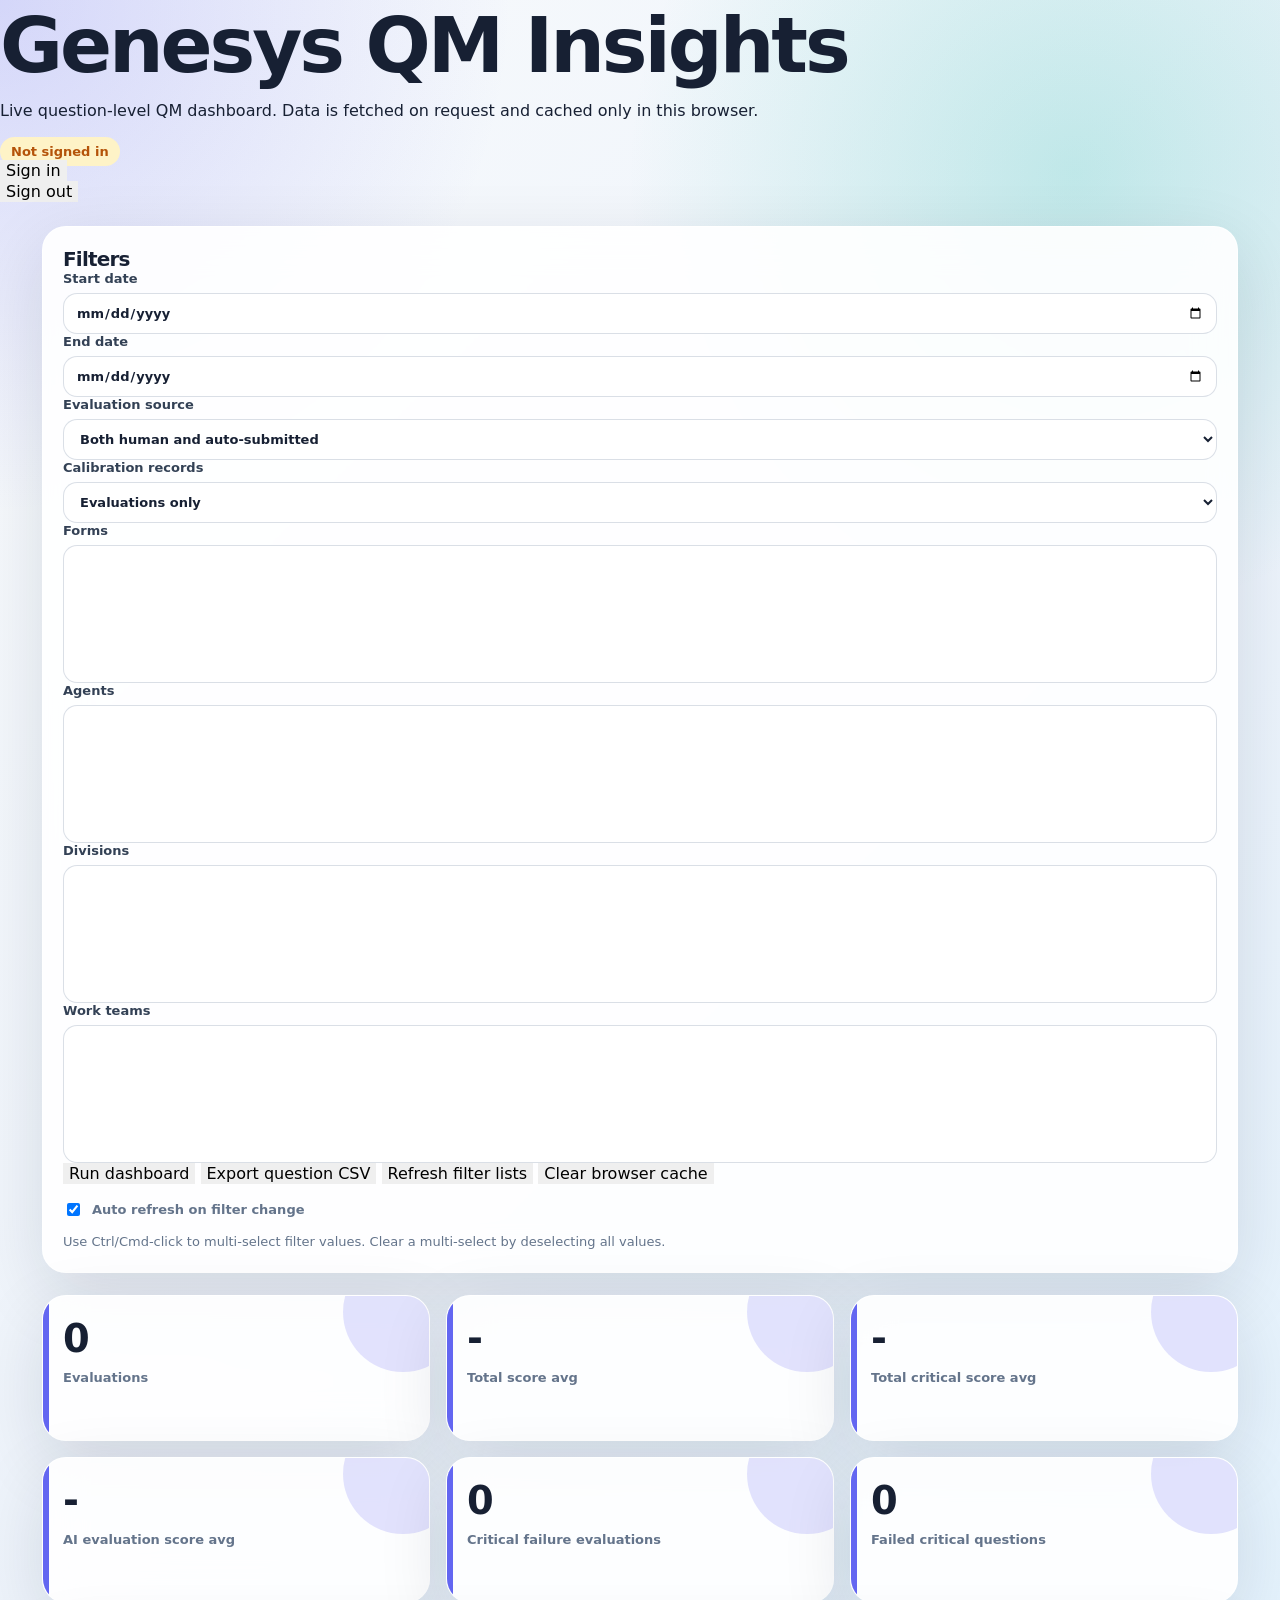
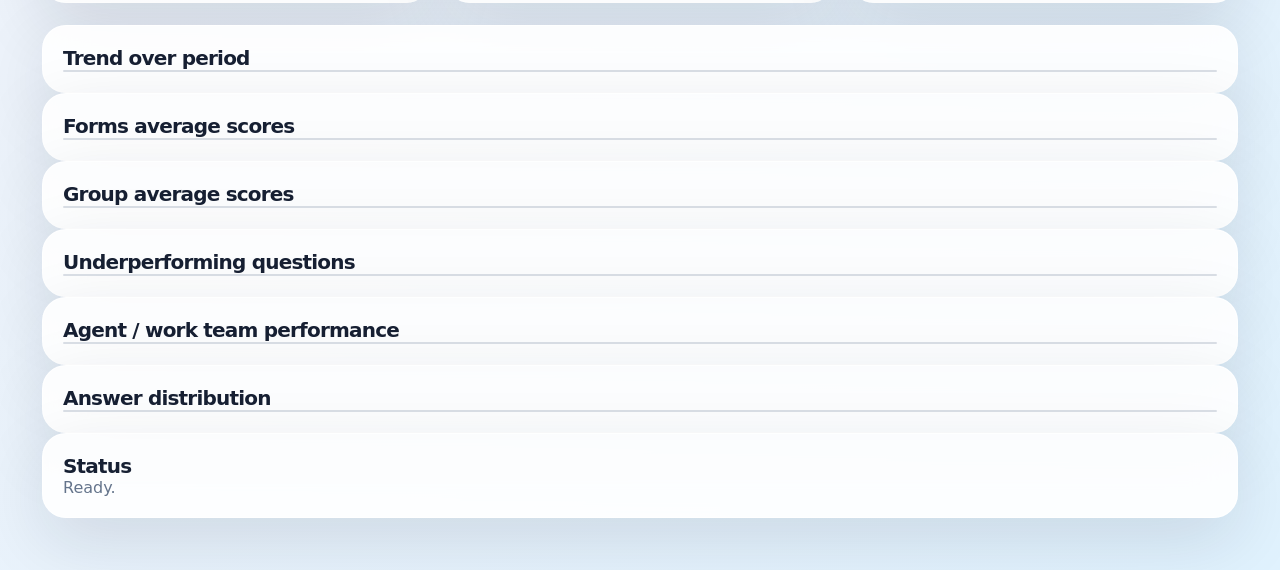
<file: index.enhanced.html>
<!doctype html>
<html lang="en">
<head>
  <meta charset="utf-8" />
  <meta name="viewport" content="width=device-width, initial-scale=1" />
  <title>Genesys QM Insights</title>
  <link rel="stylesheet" href="./styles.css" />
</head>
<body>
  <header>
    <div>
      <h1>Genesys QM Insights</h1>
      <p>Live question-level QM dashboard. Data is fetched on request and cached only in this browser.</p>
    </div>
    <div class="auth-actions">
      <span id="authStatus" class="pill warn">Not signed in</span>
      <div class="signin-wrap">
        <button id="loginBtn">Sign in</button>
        <div id="regionPopover" class="popover hidden">
          <label>Genesys Cloud region
            <select id="loginRegion">
              <option value="mypurecloud.com">US East (mypurecloud.com)</option>
              <option value="usw2.pure.cloud">US West (usw2.pure.cloud)</option>
              <option value="cac1.pure.cloud">Canada (cac1.pure.cloud)</option>
              <option value="mypurecloud.ie">EU Ireland (mypurecloud.ie)</option>
              <option value="mypurecloud.de">EU Frankfurt (mypurecloud.de)</option>
              <option value="euw2.pure.cloud">EU London (euw2.pure.cloud)</option>
              <option value="aps1.pure.cloud">Asia Pacific Mumbai (aps1.pure.cloud)</option>
              <option value="mypurecloud.com.au">Asia Pacific Sydney (mypurecloud.com.au)</option>
              <option value="apne2.pure.cloud">Asia Pacific Seoul (apne2.pure.cloud)</option>
              <option value="mypurecloud.jp">Asia Pacific Tokyo (mypurecloud.jp)</option>
              <option value="sae1.pure.cloud">South America Sao Paulo (sae1.pure.cloud)</option>
            </select>
          </label>
          <button id="continueLoginBtn">Continue</button>
          <p class="note">The selected region determines the OAuth client and API host.</p>
        </div>
      </div>
      <button id="logoutBtn" class="secondary">Sign out</button>
    </div>
  </header>

  <main>
    <section class="card">
      <h2>Filters</h2>
      <div class="grid">
        <label>Start date
          <input id="startDate" type="date" />
        </label>
        <label>End date
          <input id="endDate" type="date" />
        </label>
        <label>Evaluation source
          <select id="sourceFilter">
            <option value="both">Both human and auto-submitted</option>
            <option value="human">Human only</option>
            <option value="auto">Auto-submitted only</option>
          </select>
        </label>
        <label>Calibration records
          <select id="recordFilter">
            <option value="evaluation">Evaluations only</option>
            <option value="calibration">Calibrations only</option>
            <option value="both">Evaluations and calibrations</option>
          </select>
        </label>
        <label>Forms
          <select id="formFilter" multiple size="5"></select>
        </label>
        <label>Agents
          <select id="agentFilter" multiple size="5"></select>
        </label>
        <label>Divisions
          <select id="divisionFilter" multiple size="5"></select>
        </label>
        <label>Work teams
          <select id="teamFilter" multiple size="5"></select>
        </label>
      </div>
      <div class="row actions">
        <button id="runBtn">Run dashboard</button>
        <button id="exportBtn" class="secondary">Export question CSV</button>
        <button id="refreshMetadataBtn" class="secondary">Refresh filter lists</button>
        <button id="clearCacheBtn" class="secondary">Clear browser cache</button>
        <label class="inline-check"><input id="autoRefresh" type="checkbox" checked /> Auto refresh on filter change</label>
      </div>
      <p class="note">Use Ctrl/Cmd-click to multi-select filter values. Clear a multi-select by deselecting all values.</p>
    </section>

    <section class="metrics metrics-6">
      <div class="metric"><span id="metricEvals">0</span><label>Evaluations</label></div>
      <div class="metric"><span id="metricAvg">-</span><label>Total score avg</label></div>
      <div class="metric"><span id="metricCriticalAvg">-</span><label>Total critical score avg</label></div>
      <div class="metric"><span id="metricAiAvg">-</span><label>AI evaluation score avg</label></div>
      <div class="metric"><span id="metricCritical">0</span><label>Critical failure evaluations</label></div>
      <div class="metric"><span id="metricQuestionFailures">0</span><label>Failed critical questions</label></div>
    </section>

    <section class="card">
      <h2>Trend over period</h2>
      <div id="trendTable" class="table-wrap"></div>
    </section>

    <section class="card">
      <h2>Forms average scores</h2>
      <div id="formSummary" class="table-wrap"></div>
    </section>

    <section class="card">
      <h2>Group average scores</h2>
      <div id="groupSummary" class="table-wrap"></div>
    </section>

    <section class="card">
      <h2>Underperforming questions</h2>
      <div id="questionSummary" class="table-wrap"></div>
    </section>

    <section class="card">
      <h2>Agent / work team performance</h2>
      <div id="agentTeamSummary" class="table-wrap"></div>
    </section>

    <section class="card">
      <h2>Answer distribution</h2>
      <div id="answerSummary" class="table-wrap"></div>
    </section>

    <section class="card">
      <h2>Status</h2>
      <div id="status" class="status">Ready.</div>
    </section>
  </main>

  <script src="./app.js"></script>
</body>
</html>
</file>
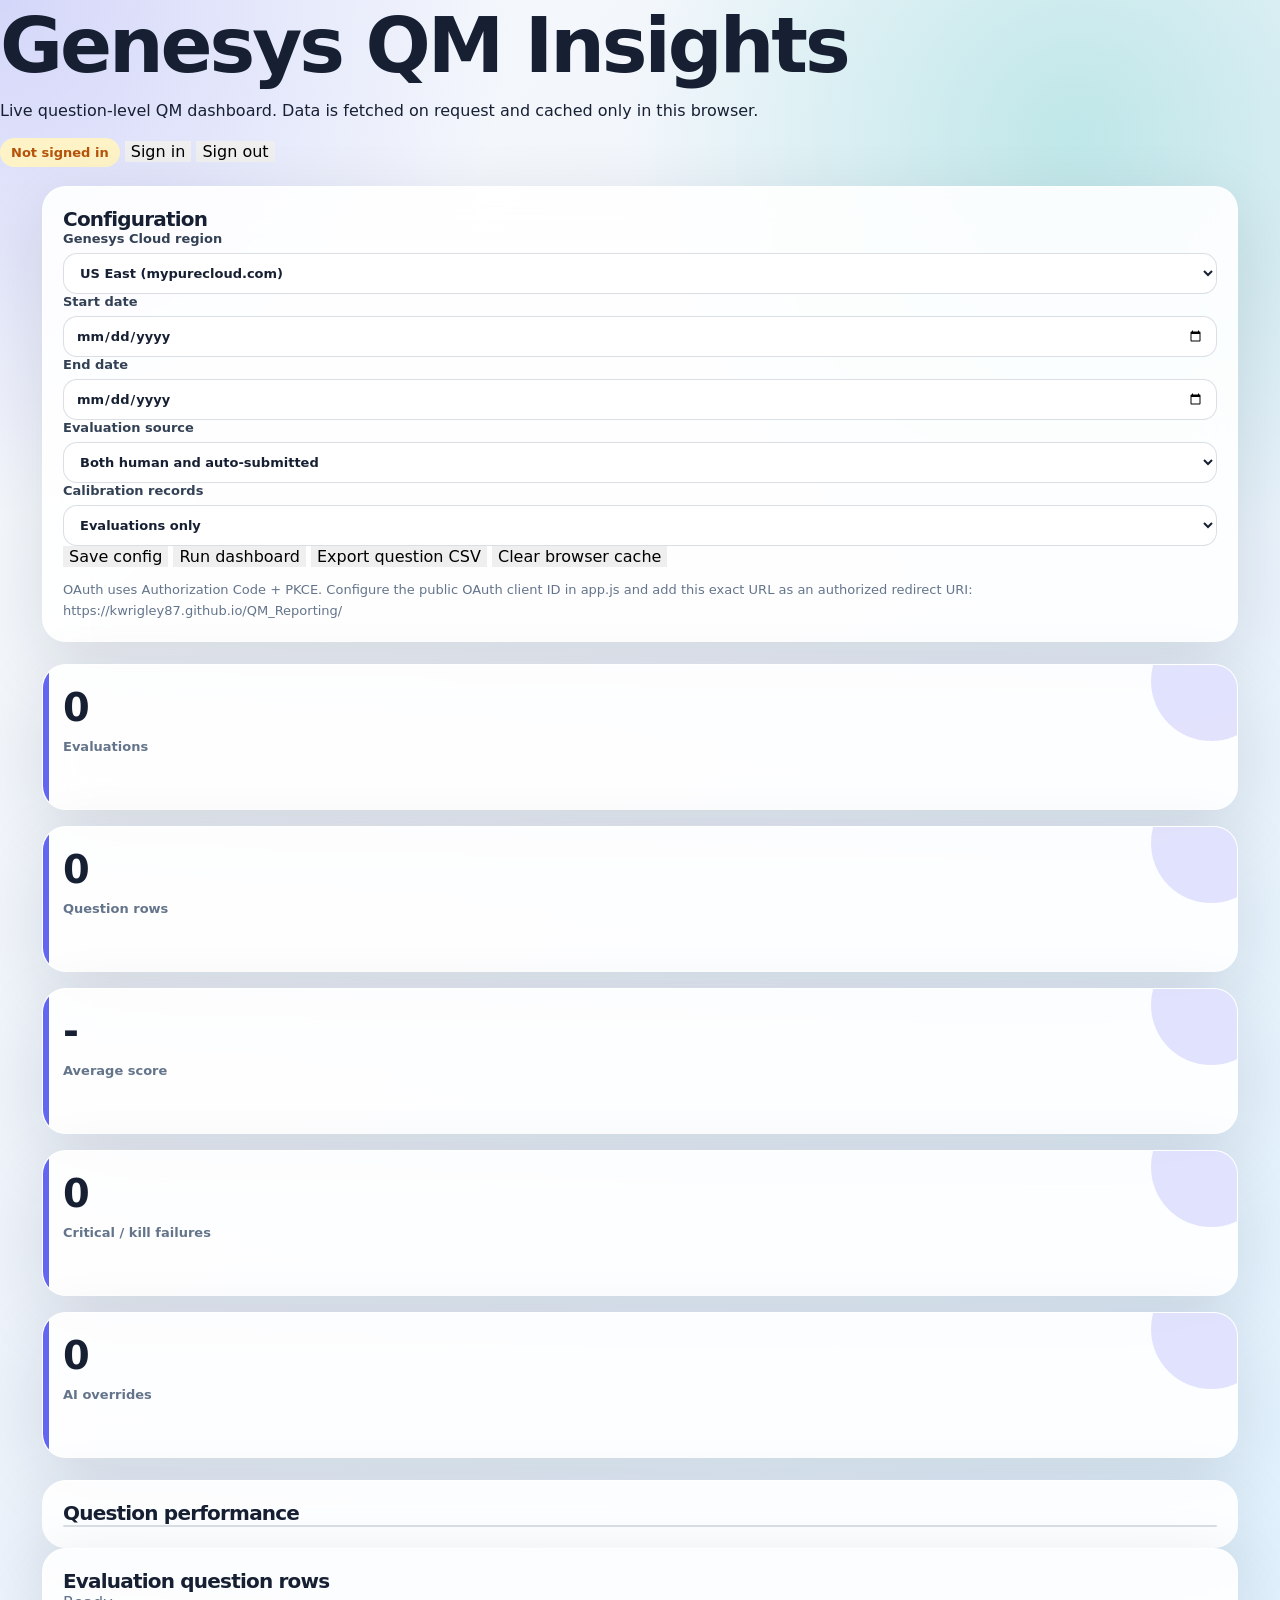
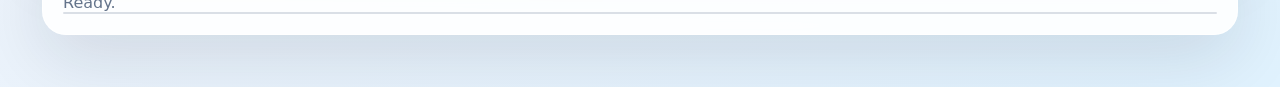
<file: index.pkce.html>
<!doctype html>
<html lang="en">
<head>
  <meta charset="utf-8" />
  <meta name="viewport" content="width=device-width, initial-scale=1" />
  <title>Genesys QM Insights</title>
  <link rel="stylesheet" href="./styles.css" />
</head>
<body>
  <header>
    <div>
      <h1>Genesys QM Insights</h1>
      <p>Live question-level QM dashboard. Data is fetched on request and cached only in this browser.</p>
    </div>
    <div class="auth-actions">
      <span id="authStatus" class="pill warn">Not signed in</span>
      <button id="loginBtn">Sign in</button>
      <button id="logoutBtn" class="secondary">Sign out</button>
    </div>
  </header>

  <main>
    <section class="card">
      <h2>Configuration</h2>
      <div class="grid">
        <label>Genesys Cloud region
          <select id="region">
            <option value="mypurecloud.com">US East (mypurecloud.com)</option>
            <option value="usw2.pure.cloud">US West (usw2.pure.cloud)</option>
            <option value="cac1.pure.cloud">Canada (cac1.pure.cloud)</option>
            <option value="mypurecloud.ie">EU Ireland (mypurecloud.ie)</option>
            <option value="mypurecloud.de">EU Frankfurt (mypurecloud.de)</option>
            <option value="euw2.pure.cloud">EU London (euw2.pure.cloud)</option>
            <option value="aps1.pure.cloud">Asia Pacific Mumbai (aps1.pure.cloud)</option>
            <option value="mypurecloud.com.au">Asia Pacific Sydney (mypurecloud.com.au)</option>
            <option value="apne2.pure.cloud">Asia Pacific Seoul (apne2.pure.cloud)</option>
            <option value="mypurecloud.jp">Asia Pacific Tokyo (mypurecloud.jp)</option>
            <option value="sae1.pure.cloud">South America Sao Paulo (sae1.pure.cloud)</option>
          </select>
        </label>
        <label>Start date
          <input id="startDate" type="date" />
        </label>
        <label>End date
          <input id="endDate" type="date" />
        </label>
        <label>Evaluation source
          <select id="sourceFilter">
            <option value="both">Both human and auto-submitted</option>
            <option value="human">Human only</option>
            <option value="auto">Auto-submitted only</option>
          </select>
        </label>
        <label>Calibration records
          <select id="recordFilter">
            <option value="evaluation">Evaluations only</option>
            <option value="calibration">Calibrations only</option>
            <option value="both">Evaluations and calibrations</option>
          </select>
        </label>
      </div>
      <div class="row actions">
        <button id="saveConfigBtn" class="secondary">Save config</button>
        <button id="runBtn">Run dashboard</button>
        <button id="exportBtn" class="secondary">Export question CSV</button>
        <button id="clearCacheBtn" class="secondary">Clear browser cache</button>
      </div>
      <p class="note">OAuth uses Authorization Code + PKCE. Configure the public OAuth client ID in app.js and add this exact URL as an authorized redirect URI: https://kwrigley87.github.io/QM_Reporting/</p>
    </section>

    <section class="metrics">
      <div class="metric"><span id="metricEvals">0</span><label>Evaluations</label></div>
      <div class="metric"><span id="metricRows">0</span><label>Question rows</label></div>
      <div class="metric"><span id="metricAvg">-</span><label>Average score</label></div>
      <div class="metric"><span id="metricCritical">0</span><label>Critical / kill failures</label></div>
      <div class="metric"><span id="metricAiOverride">0</span><label>AI overrides</label></div>
    </section>

    <section class="card">
      <h2>Question performance</h2>
      <div id="questionSummary" class="table-wrap"></div>
    </section>

    <section class="card">
      <h2>Evaluation question rows</h2>
      <div id="status" class="status">Ready.</div>
      <div id="rowsTable" class="table-wrap"></div>
    </section>
  </main>

  <script src="./app.js"></script>
</body>
</html>
</file>
<file: styles.css>
:root {
  --bg: #edf3fb;
  --bg-strong: #dbeafe;
  --card: rgba(255, 255, 255, 0.9);
  --card-solid: #ffffff;
  --text: #172033;
  --muted: #64748b;
  --border: rgba(148, 163, 184, 0.35);
  --accent: #6366f1;
  --accent-2: #14b8a6;
  --danger: #dc2626;
  --warn: #b45309;
  --ok: #047857;
  --shadow: 0 22px 70px rgba(15, 23, 42, 0.12);
  --radius: 24px;
}

* { box-sizing: border-box; }
html { scroll-behavior: smooth; }
body {
  margin: 0;
  min-height: 100vh;
  font-family: Inter, ui-sans-serif, system-ui, -apple-system, BlinkMacSystemFont, "Segoe UI", Roboto, Arial, sans-serif;
  color: var(--text);
  background:
    radial-gradient(circle at top left, rgba(99, 102, 241, 0.24), transparent 32rem),
    radial-gradient(circle at 84% 8%, rgba(20, 184, 166, 0.22), transparent 28rem),
    linear-gradient(135deg, #f8fafc 0%, var(--bg) 48%, #e0f2fe 100%);
}

button, input, select { font: inherit; }
button { border: 0; cursor: pointer; transition: transform .18s ease, box-shadow .18s ease, background .18s ease; }
button:hover:not(:disabled) { transform: translateY(-1px); }
button:disabled { opacity: .55; cursor: not-allowed; transform: none; }

.app-shell { min-height: 100vh; }
.topbar {
  position: sticky;
  top: 0;
  z-index: 20;
  display: flex;
  justify-content: space-between;
  align-items: center;
  gap: 16px;
  padding: 14px clamp(18px, 4vw, 42px);
  color: #fff;
  background: rgba(15, 23, 42, 0.9);
  border-bottom: 1px solid rgba(255, 255, 255, 0.12);
  backdrop-filter: blur(18px);
}
.brand { display: flex; align-items: center; gap: 12px; color: inherit; text-decoration: none; min-width: 240px; }
.brand-mark {
  display: grid;
  place-items: center;
  width: 44px;
  height: 44px;
  border-radius: 15px;
  color: #fff;
  font-weight: 900;
  letter-spacing: -.05em;
  background: linear-gradient(135deg, #7c3aed, #06b6d4);
  box-shadow: 0 14px 36px rgba(6, 182, 212, .28);
}
.brand strong { display: block; font-size: 17px; }
.brand small { color: #cbd5e1; font-size: 12px; }
.topbar-actions, .hero-actions, .section-heading { display: flex; align-items: center; gap: 12px; }
.topbar-actions { position: relative; flex-wrap: wrap; justify-content: flex-end; margin-left: auto; }

main { padding: 24px clamp(18px, 4vw, 42px) 52px; }
.panel, .card, .metric {
  background: var(--card);
  border: 1px solid rgba(255, 255, 255, 0.72);
  box-shadow: var(--shadow);
  backdrop-filter: blur(20px);
}
.hero {
  position: relative;
  overflow: hidden;
  display: flex;
  justify-content: space-between;
  gap: 24px;
  align-items: flex-end;
  padding: clamp(24px, 4vw, 44px);
  border-radius: 32px;
}
.hero::after {
  content: "";
  position: absolute;
  inset: auto -7rem -9rem auto;
  width: 24rem;
  height: 24rem;
  border-radius: 999px;
  background: radial-gradient(circle, rgba(99, 102, 241, .28), transparent 68%);
  pointer-events: none;
}
.hero-copy { position: relative; z-index: 1; max-width: 850px; }
.eyebrow { display: inline-flex; align-items: center; gap: 6px; color: #4f46e5; font-size: 12px; font-weight: 800; letter-spacing: .14em; text-transform: uppercase; }
h1, h2 { margin: 0; letter-spacing: -.04em; }
h1 { margin-top: 10px; font-size: clamp(40px, 6vw, 78px); line-height: .94; }
h2 { font-size: 20px; }
p { line-height: 1.65; }
.hero p { max-width: 800px; color: var(--muted); font-size: 17px; }

.primary-button, .success-button, .secondary-button, .ghost-button, .icon-button, .preset-button {
  border-radius: 14px;
  padding: 11px 16px;
  font-weight: 800;
}
.primary-button { color: #fff; background: linear-gradient(135deg, #4f46e5, #06b6d4); box-shadow: 0 14px 30px rgba(79, 70, 229, .25); }
.success-button { color: #052e2b; background: linear-gradient(135deg, #5eead4, #a7f3d0); box-shadow: 0 14px 30px rgba(20, 184, 166, .22); }
.secondary-button { color: #172033; background: #e2e8f0; }
.ghost-button { color: #fff; background: rgba(255, 255, 255, .12); border: 1px solid rgba(255, 255, 255, .16); }
.icon-button { display: grid; place-items: center; width: 42px; height: 42px; padding: 0; color: var(--text); background: #f1f5f9; font-size: 24px; }
.preset-button { color: #334155; background: rgba(255,255,255,.82); border: 1px solid var(--border); padding: 9px 12px; }
.preset-button:hover { background: #eef2ff; color: #3730a3; }

.signin-wrap { position: relative; }
.popover {
  position: absolute;
  right: 0;
  top: 52px;
  z-index: 80;
  width: min(360px, calc(100vw - 36px));
  color: var(--text);
  background: var(--card-solid);
  border: 1px solid var(--border);
  border-radius: 18px;
  padding: 16px;
  box-shadow: var(--shadow);
}
.popover-title { margin-bottom: 12px; font-weight: 900; }
.popover button { width: 100%; margin-top: 12px; }
.hidden { display: none !important; }

.pill { padding: 7px 11px; border-radius: 999px; font-weight: 800; font-size: 13px; white-space: nowrap; }
.pill.warn { background: #fef3c7; color: var(--warn); }
.pill.ok { background: #ccfbf1; color: var(--ok); }
.note { color: var(--muted); font-size: 13px; margin: 12px 0 0; }

.filter-chips { display: flex; flex-wrap: wrap; gap: 8px; margin-top: 22px; }
.chip { display: inline-flex; align-items: center; gap: 6px; padding: 7px 11px; border-radius: 999px; color: #334155; background: rgba(255, 255, 255, .76); border: 1px solid var(--border); font-weight: 700; font-size: 12px; }
.quick-presets { display: flex; flex-wrap: wrap; gap: 10px; margin: 18px 0 0; padding: 14px; border-radius: 22px; }
.report-tabs {
  display: grid;
  grid-template-columns: repeat(6, minmax(0, 1fr));
  gap: 8px;
  margin: 18px 0 0;
  padding: 10px;
  border-radius: 22px;
}
.tab-button {
  display: grid;
  gap: 4px;
  min-height: 74px;
  padding: 12px;
  color: #334155;
  background: rgba(255, 255, 255, .82);
  border: 1px solid var(--border);
  border-radius: 14px;
  font-weight: 900;
  text-align: left;
}
.tab-button small {
  color: var(--muted);
  font-size: 11px;
  font-weight: 700;
  line-height: 1.35;
}
.tab-button.active {
  color: #fff;
  background: linear-gradient(135deg, #4338ca, #0891b2);
  box-shadow: 0 12px 28px rgba(67, 56, 202, .22);
}
.tab-button.active small { color: rgba(255, 255, 255, .78); }
.criteria-messages { display: grid; gap: 8px; margin-top: 14px; }
.criteria-message {
  padding: 10px 12px;
  border-radius: 14px;
  font-size: 13px;
  font-weight: 800;
}
.criteria-message.error { color: #991b1b; background: #fee2e2; }
.criteria-message.warning { color: #92400e; background: #fef3c7; }
.criteria-message.info { color: #075985; background: #e0f2fe; }

.metrics { display: grid; gap: 16px; margin: 22px 0; }
.metrics-6 { grid-template-columns: repeat(6, minmax(0, 1fr)); }
.metric { position: relative; overflow: hidden; min-height: 146px; border-radius: 24px; padding: 20px; }
.metric::before { content: ""; position: absolute; inset: 0 auto 0 0; width: 6px; background: var(--metric-accent, var(--accent)); }
.metric::after { content: ""; position: absolute; right: -34px; top: -44px; width: 120px; height: 120px; border-radius: 999px; background: color-mix(in srgb, var(--metric-accent, var(--accent)) 18%, transparent); }
.metric span { display: block; font-size: clamp(28px, 3vw, 42px); font-weight: 900; letter-spacing: -.06em; }
.metric label { display: block; margin-top: 9px; color: var(--muted); font-weight: 800; font-size: 13px; }
.metric small { display: block; margin-top: 6px; color: #94a3b8; font-weight: 700; }
.accent-blue { --metric-accent: #3b82f6; }
.accent-green { --metric-accent: #10b981; }
.accent-purple { --metric-accent: #8b5cf6; }
.accent-cyan { --metric-accent: #06b6d4; }
.accent-orange { --metric-accent: #f97316; }
.accent-red { --metric-accent: #ef4444; }

.dashboard-grid { display: grid; grid-template-columns: repeat(2, minmax(0, 1fr)); gap: 18px; }
.card { border-radius: var(--radius); padding: 20px; min-width: 0; }
.wide-card { grid-column: 1 / -1; }
.section-heading { justify-content: space-between; margin-bottom: 16px; }
.chart-shell { position: relative; min-height: 280px; padding: 16px; border: 1px solid var(--border); border-radius: 20px; background: linear-gradient(180deg, rgba(255,255,255,.76), rgba(248,250,252,.82)); }
.chart-shell.tall { min-height: 390px; }
.chart-shell canvas { width: 100% !important; height: 100% !important; min-height: 240px; }
.trend-shell { min-height: 190px; }
.trend-shell canvas { min-height: 170px; }
.chart-empty { display: grid; place-items: center; min-height: 260px; color: var(--muted); font-weight: 800; text-align: center; }

.table-wrap { max-height: 430px; overflow: auto; border: 1px solid var(--border); border-radius: 18px; background: rgba(255, 255, 255, .78); }
.compact-table { margin-top: 14px; max-height: 260px; }
table { border-collapse: collapse; width: 100%; font-size: 13px; }
th, td { border-bottom: 1px solid rgba(226, 232, 240, .95); padding: 10px 12px; text-align: left; vertical-align: top; }
th { position: sticky; top: 0; z-index: 1; color: #475569; background: #f8fafc; font-size: 12px; text-transform: capitalize; }
tr:hover td { background: rgba(239, 246, 255, .72); }
.score-badge { display: inline-flex; min-width: 56px; justify-content: center; padding: 4px 8px; border-radius: 999px; font-weight: 900; }
.score-good { background: #dcfce7; color: #166534; }
.score-warn { background: #fef3c7; color: #92400e; }
.score-bad { background: #fee2e2; color: #991b1b; }

.status-card { display: grid; grid-template-columns: minmax(160px, 220px) 1fr; gap: 16px; margin-top: 18px; padding: 20px; border-radius: var(--radius); }
.status { color: var(--muted); white-space: pre-wrap; }

.drawer-backdrop { position: fixed; inset: 0; z-index: 50; background: rgba(15, 23, 42, .42); backdrop-filter: blur(4px); }
.filter-drawer {
  position: fixed;
  top: 0;
  right: 0;
  z-index: 60;
  display: grid;
  grid-template-rows: auto 1fr auto;
  width: min(590px, 100vw);
  height: 100vh;
  background: rgba(255, 255, 255, .97);
  border-left: 1px solid var(--border);
  box-shadow: -24px 0 80px rgba(15, 23, 42, .22);
  transform: translateX(105%);
  transition: transform .24s ease;
}
.filter-drawer.open { transform: translateX(0); }
.drawer-header { display: flex; align-items: center; justify-content: space-between; gap: 12px; padding: 20px; border-bottom: 1px solid var(--border); }
.drawer-content { overflow: auto; padding: 20px; }
.drawer-section { margin-bottom: 18px; }
.drawer-label { display: block; margin-bottom: 10px; color: var(--muted); font-size: 12px; font-weight: 900; letter-spacing: .12em; text-transform: uppercase; }
.preset-grid { display: grid; grid-template-columns: repeat(2, minmax(0, 1fr)); gap: 10px; }
.drawer-grid { display: grid; grid-template-columns: repeat(2, minmax(0, 1fr)); gap: 14px; }
label { display: flex; flex-direction: column; gap: 7px; font-size: 13px; font-weight: 800; color: #334155; }
input, select { width: 100%; padding: 11px 12px; color: var(--text); background: #fff; border: 1px solid var(--border); border-radius: 14px; outline: none; }
input:focus, select:focus { border-color: #818cf8; box-shadow: 0 0 0 4px rgba(129, 140, 248, .18); }
select[multiple] { min-height: 138px; padding: 8px; }
.inline-check { flex-direction: row; align-items: center; gap: 9px; margin-top: 16px; color: var(--muted); }
.inline-check input { width: auto; }

@media (max-width: 1280px) { .metrics-6 { grid-template-columns: repeat(3, 1fr); } }
@media (max-width: 980px) {
  .hero { align-items: flex-start; flex-direction: column; }
  .hero-actions { flex-wrap: wrap; }
  .dashboard-grid { grid-template-columns: 1fr; }
  .status-card { grid-template-columns: 1fr; }
  .report-tabs { grid-template-columns: repeat(2, minmax(0, 1fr)); }
}
@media (max-width: 720px) {
  .topbar { align-items: flex-start; flex-direction: column; }
  .topbar-actions { justify-content: flex-start; width: 100%; }
  .brand { min-width: 0; }
  .metrics-6 { grid-template-columns: 1fr; }
  .drawer-grid, .preset-grid { grid-template-columns: 1fr; }
  .hero-actions button { width: 100%; }
  .hero-actions { width: 100%; }
  .popover { left: 0; right: auto; }
  .report-tabs { grid-template-columns: 1fr; }
}

/* Interactive filter drawer refinements */
.app-shell { transition: margin-right .24s ease, width .24s ease; }
body.filters-open .app-shell { margin-right: min(420px, 32vw); }
.drawer-backdrop { display: none !important; }
.filter-drawer { width: min(420px, 100vw); }
.drawer-header { position: sticky; top: 0; z-index: 2; background: rgba(255,255,255,.98); }
.multi-filter { position: relative; }
.multi-filter-button { width: 100%; display: flex; justify-content: space-between; align-items: center; padding: 11px 12px; color: var(--text); background: #fff; border: 1px solid var(--border); border-radius: 14px; font-weight: 700; text-align: left; }
.multi-filter-button::after { content: "âŒ„"; color: var(--muted); font-size: 16px; }
.multi-filter-menu { position: absolute; left: 0; right: 0; top: calc(100% + 6px); z-index: 90; max-height: 300px; overflow: auto; padding: 12px; background: #fff; border: 1px solid var(--border); border-radius: 16px; box-shadow: 0 18px 42px rgba(15,23,42,.18); }
.multi-filter-search { margin-bottom: 10px; font-size: 12px; color: var(--muted); }
.multi-filter-search input { margin-top: 6px; padding: 9px 10px; }
.multi-filter-options { display: grid; gap: 4px; }
.check-row { display: grid; grid-template-columns: auto 1fr; align-items: center; gap: 8px; padding: 7px 8px; border-radius: 10px; font-weight: 700; color: #334155; cursor: pointer; }
.check-row:hover { background: #eef2ff; }
.check-row input { width: auto; }
.link-button { margin-top: 10px; padding: 7px 4px; color: #4f46e5; background: transparent; font-weight: 900; }
@media (max-width: 980px) { body.filters-open .app-shell { margin-right: 0; } .drawer-backdrop { display: block !important; } }
.drawer-header-actions { display: flex; align-items: center; gap: 10px; }
.filter-drawer { grid-template-rows: auto 1fr; }
</file>
